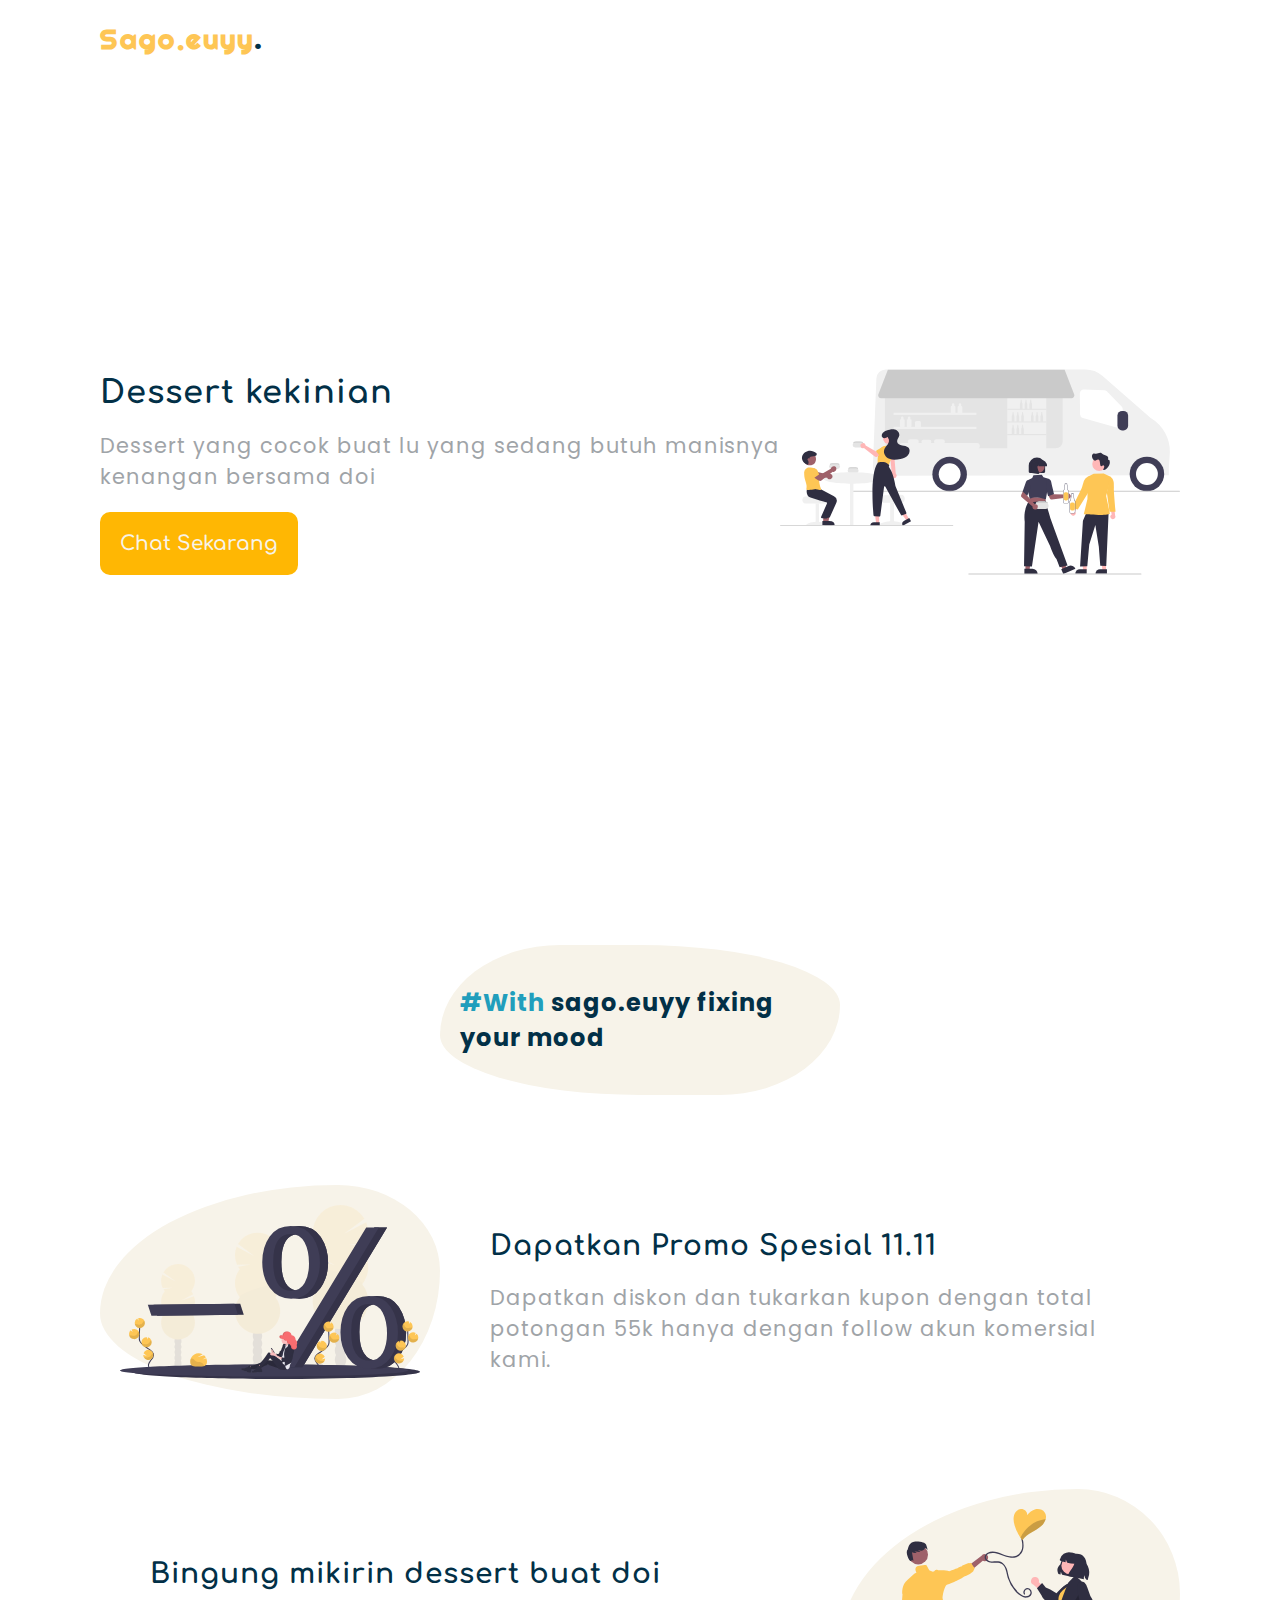
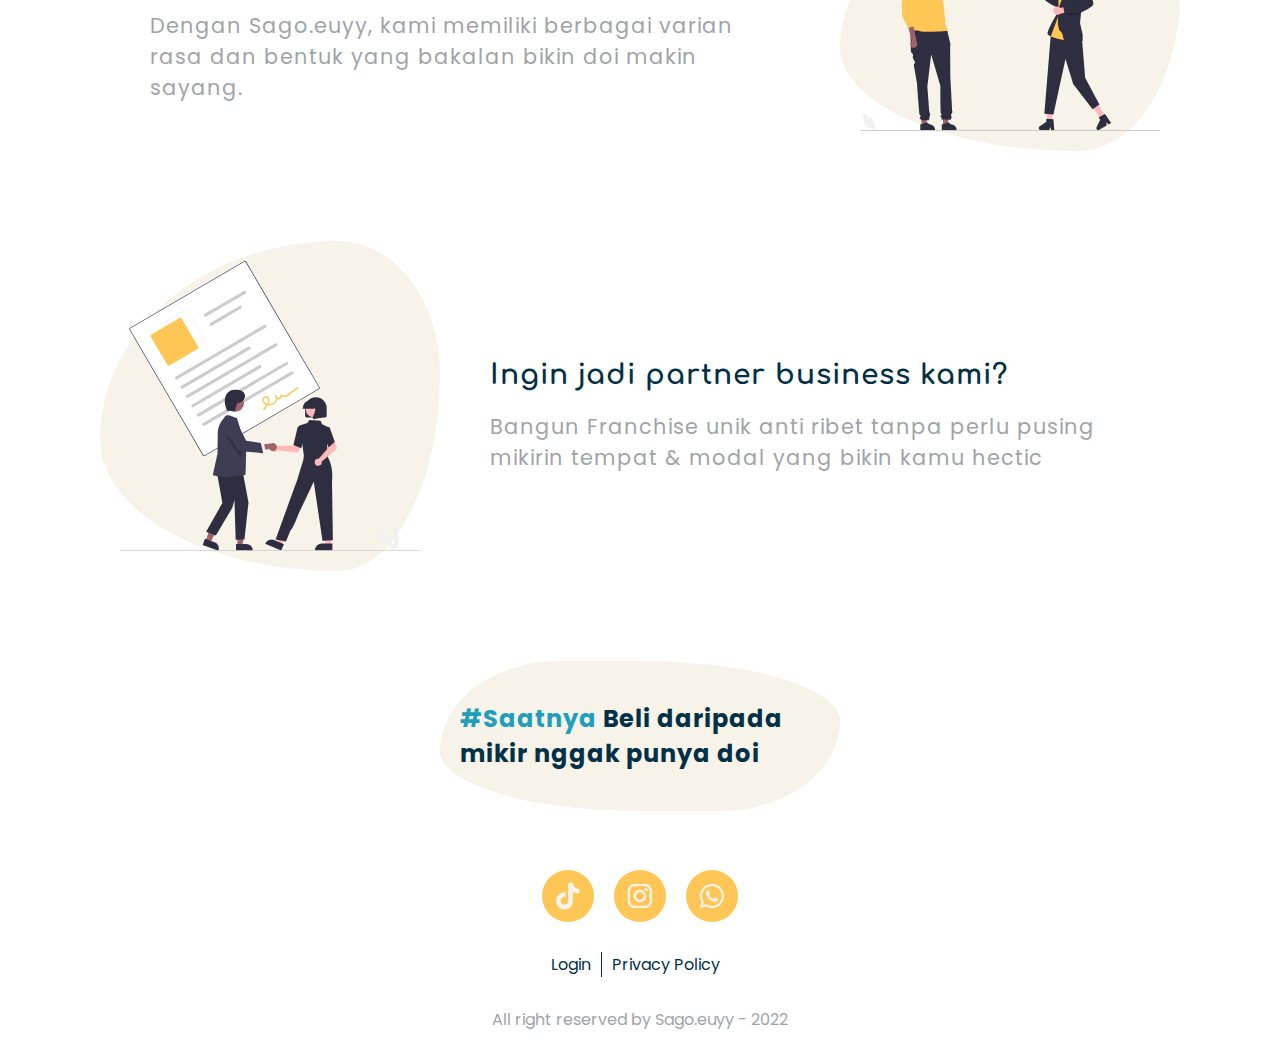
<file: index.html>
<!DOCTYPE html>
<html lang="en">
<head>
    <meta charset="UTF-8">
    <meta http-equiv="X-UA-Compatible" content="IE=edge">
    <meta name="viewport" content="width=device-width, initial-scale=1.0">
    <meta name="google-site-verification" content="xJq5LZDkKzd0Mil2lc9xiPHzIBPvRzuq9PbZIonUhBU" />
    <meta name="description" content="produk dessert sago kekinian bercitra rasa asam dan manis penuh kenangan"/>
    <title>Sago.euyy | The Queen Of The Dessert</title>
    <link rel="stylesheet" href="style.css">
    <link href='https://unpkg.com/boxicons@2.1.4/css/boxicons.min.css' rel='stylesheet'>
    <link rel="shortcut icon" href="./assets/favicon.ico" type="image/x-icon">
</head>
<body>
    <header id="header">
        <a href="#" class="logo">Sago.euyy<span>.</span></a>
    </header>
    <section id="home">
        <div>
            <h2>Dessert kekinian </h2>
            <p>Dessert yang cocok buat lu yang sedang butuh manisnya kenangan bersama doi</p>
            <div class="box-button">
                <a href="https://wa.me/6285778091145?text=Assalamualaikum,%20Hi%20Saya%20ingin%20pesan%20sago">Chat Sekarang</a>
            </div>
        </div>
        <div class="img-hero">
            <img src="./assets/hero (2).svg" alt="hero section image">
        </div>
    </section>
    <section id="quote">
        <div class="text-title">
            <h2><span>#With</span> sago.euyy fixing your mood</h2>
        </div>
    </section>
    <section id="features">
        <div class="box-section">
            <div class="img-section">
                <img src="./assets/1 (2).svg" alt="gambar user research">
            </div>
            <div class="text-section">
                <h2>Dapatkan Promo Spesial 11.11</h2>
                <p>Dapatkan diskon dan tukarkan kupon dengan total potongan 55k hanya dengan follow akun komersial kami.</p>
            </div>
        </div>
    </section>
    <section id="features">
        <div class="box-section reverse">
            <div class="img-section">
                <img src="./assets/2 (2).svg" alt="gambar team meeting">
            </div>
            <div class="text-section">
                <h2>Bingung mikirin dessert buat doi</h2>
                <p>Dengan Sago.euyy, kami memiliki berbagai varian rasa dan bentuk yang bakalan bikin doi makin sayang.</p>
            </div>
        </div>
    </section>
    <section id="features">
        <div class="box-section">
            <div class="img-section">
                <img src="./assets/3 (2).svg" alt="gambar online chat">
            </div>
            <div class="text-section">
                <h2>Ingin jadi partner business kami?</h2>
                <p>Bangun Franchise unik anti ribet tanpa perlu pusing mikirin tempat & modal yang bikin kamu hectic</p>
            </div>
        </div>
    </section>
    <section id="quote">
        <div class="text-title">
            <h2><span>#Saatnya</span> Beli daripada mikir nggak punya doi</h2>
        </div>
    </section>
    <footer>
        <div class="container-footer">
            <div class="link-footer">
                <a href="#" target="_blank" class="footer__link"><i class='bx bxl-tiktok'></i></a>
                <a href="https://www.instagram.com/sago.euyyy/" target="_blank" class="footer__link"><i class="bx bxl-instagram"></i></a>
                <a href="https://wa.me/6285778091145?text=Assalamualaikum,%20Hi%20Saya%20ingin%20pesan%20sago" target="_blank" class="footer__link"><i class='bx bxl-whatsapp'></i></a>
            </div>
            <div class="footer__term">
                <a href="#" class="footer__service border">Login</a>
                <a href="https://www.privacypolicygenerator.info/live.php?token=A5wPauNKJPX3CULrJFeBKDChLi3i3vIZ" target="_blank" class="footer__service">Privacy Policy</a>
            </div>
            <p class="footer__copy">All right reserved by Sago.euyy - 2022</p>
        </div>
    </footer>
    <script src="app.js"></script>
</body>
</html>
</file>
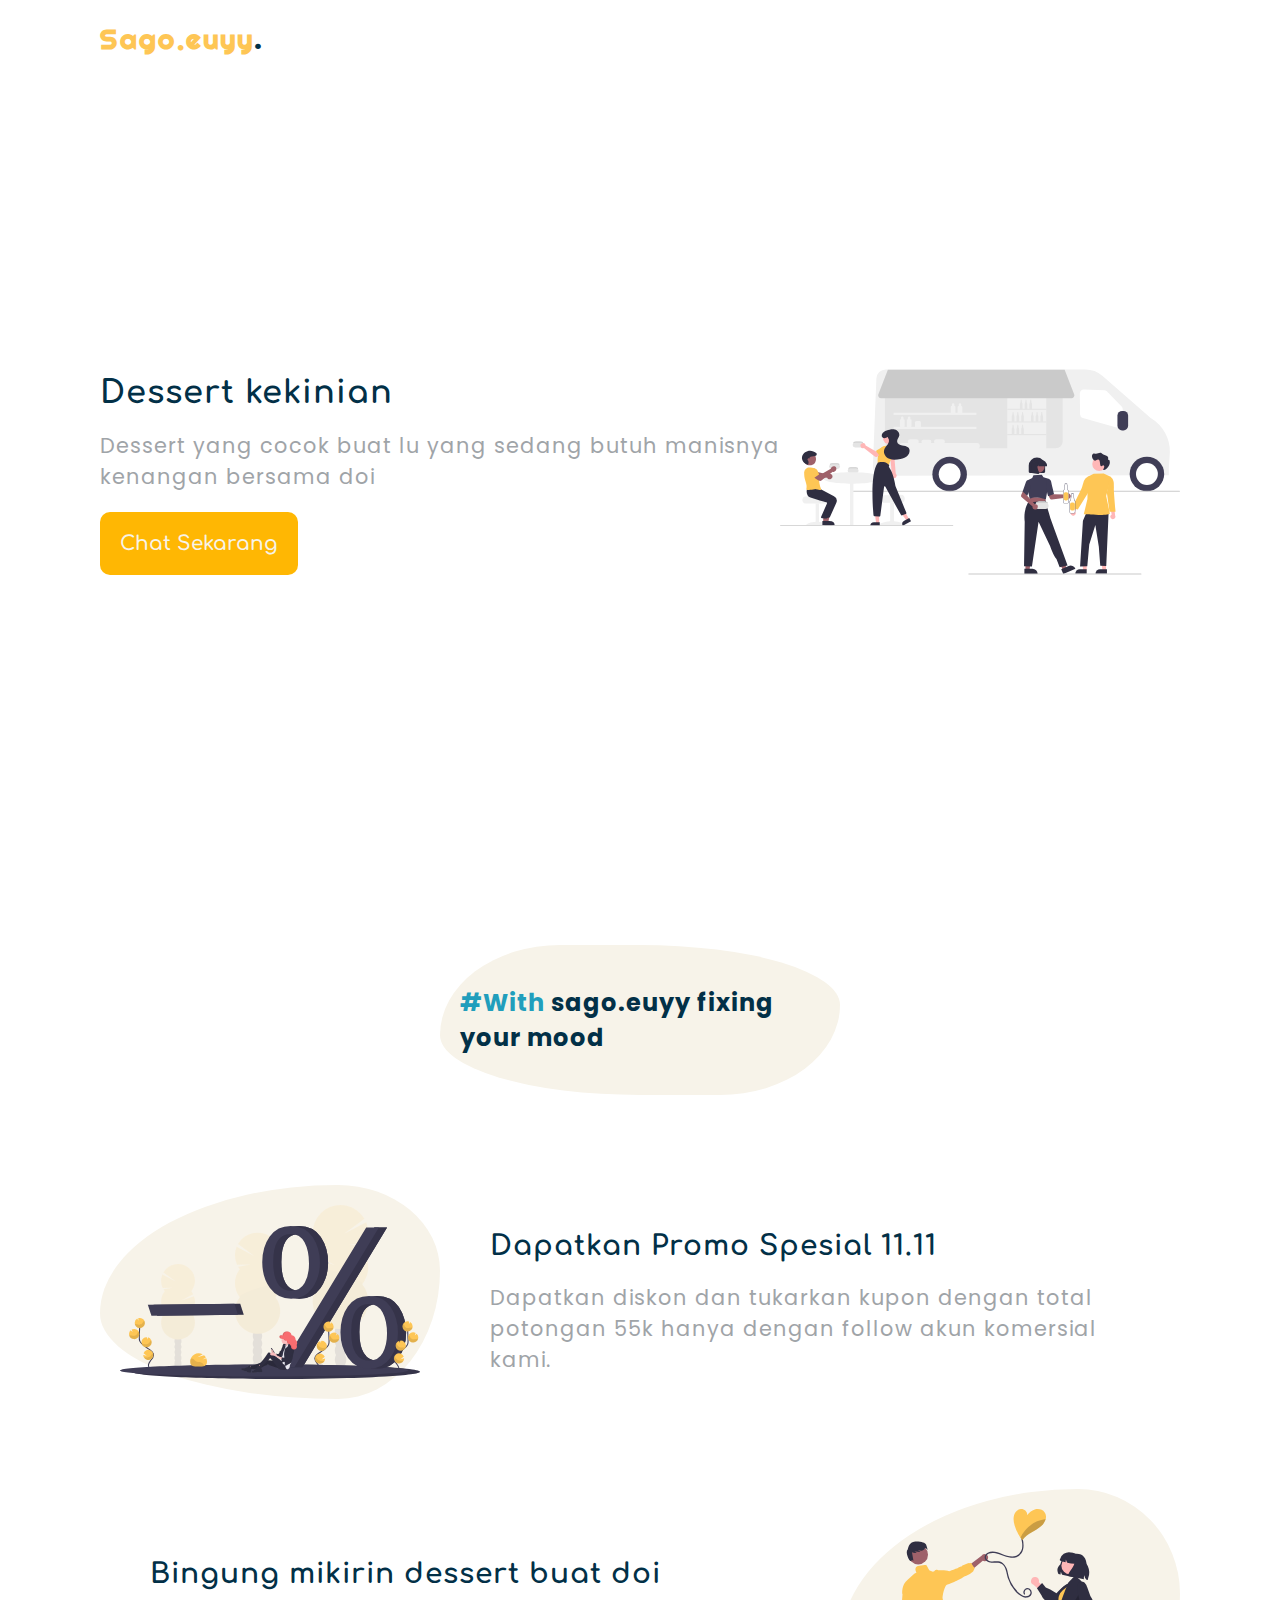
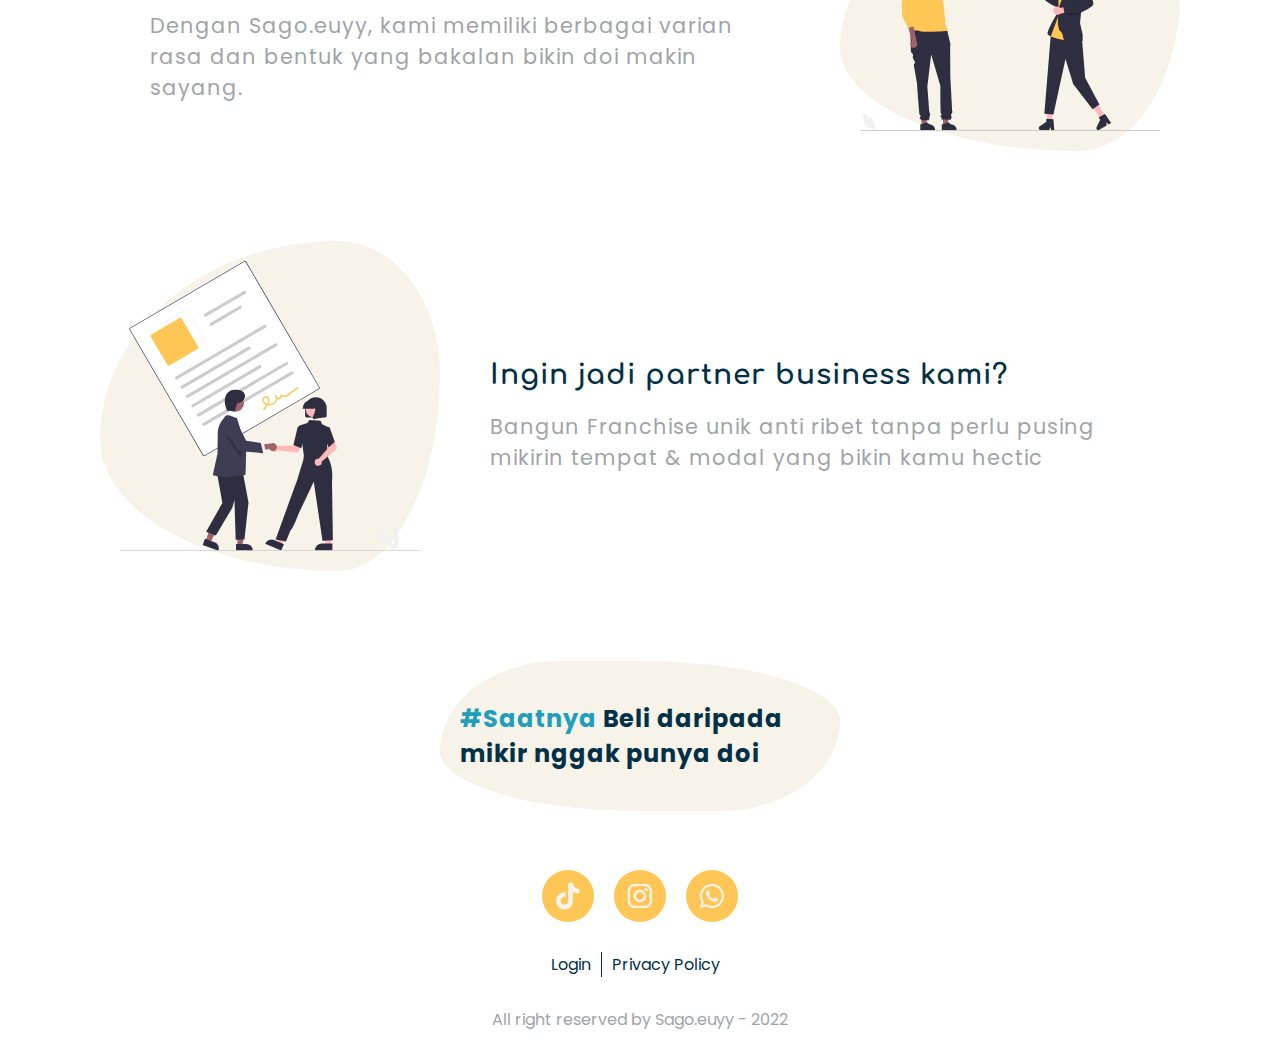
<file: sago web/index.html>
<!DOCTYPE html>
<html lang="en">
<head>
    <meta charset="UTF-8">
    <meta http-equiv="X-UA-Compatible" content="IE=edge">
    <meta name="viewport" content="width=device-width, initial-scale=1.0">
    <meta name="description" content="produk dessert sago kekinian bercitra rasa asam dan manis penuh kenangan"/>
    <title>Sago.euyy | The Queen Of The Dessert</title>
    <link rel="stylesheet" href="style.css">
    <link href='https://unpkg.com/boxicons@2.1.4/css/boxicons.min.css' rel='stylesheet'>
    <link rel="shortcut icon" href="./assets/favicon.ico" type="image/x-icon">
</head>
<body>
    <header id="header">
        <a href="#" class="logo">Sago.euyy<span>.</span></a>
    </header>
    <section id="home">
        <div>
            <h2>Dessert kekinian </h2>
            <p>Dessert yang cocok buat lu yang sedang butuh manisnya kenangan bersama doi</p>
            <div class="box-button">
                <a href="https://wa.me/6285778091145?text=Assalamualaikum,%20Hi%20Saya%20ingin%20pesan%20sago">Chat Sekarang</a>
            </div>
        </div>
        <div class="img-hero">
            <img src="./assets/hero (2).svg" alt="hero section image">
        </div>
    </section>
    <section id="quote">
        <div class="text-title">
            <h2><span>#With</span> sago.euyy fixing your mood</h2>
        </div>
    </section>
    <section id="features">
        <div class="box-section">
            <div class="img-section">
                <img src="./assets/1 (2).svg" alt="gambar user research">
            </div>
            <div class="text-section">
                <h2>Dapatkan Promo Spesial 11.11</h2>
                <p>Dapatkan diskon dan tukarkan kupon dengan total potongan 55k hanya dengan follow akun komersial kami.</p>
            </div>
        </div>
    </section>
    <section id="features">
        <div class="box-section reverse">
            <div class="img-section">
                <img src="./assets/2 (2).svg" alt="gambar team meeting">
            </div>
            <div class="text-section">
                <h2>Bingung mikirin dessert buat doi</h2>
                <p>Dengan Sago.euyy, kami memiliki berbagai varian rasa dan bentuk yang bakalan bikin doi makin sayang.</p>
            </div>
        </div>
    </section>
    <section id="features">
        <div class="box-section">
            <div class="img-section">
                <img src="./assets/3 (2).svg" alt="gambar online chat">
            </div>
            <div class="text-section">
                <h2>Ingin jadi partner business kami?</h2>
                <p>Bangun Franchise unik anti ribet tanpa perlu pusing mikirin tempat & modal yang bikin kamu hectic</p>
            </div>
        </div>
    </section>
    <section id="quote">
        <div class="text-title">
            <h2><span>#Saatnya</span> Beli daripada mikir nggak punya doi</h2>
        </div>
    </section>
    <footer>
        <div class="container-footer">
            <div class="link-footer">
                <a href="#" target="_blank" class="footer__link"><i class='bx bxl-tiktok'></i></a>
                <a href="https://www.instagram.com/sago.euyyy/" target="_blank" class="footer__link"><i class="bx bxl-instagram"></i></a>
                <a href="https://wa.me/6285778091145?text=Assalamualaikum,%20Hi%20Saya%20ingin%20pesan%20sago" target="_blank" class="footer__link"><i class='bx bxl-whatsapp'></i></a>
            </div>
            <div class="footer__term">
                <a href="#" class="footer__service border">Login</a>
                <a href="https://www.privacypolicygenerator.info/live.php?token=A5wPauNKJPX3CULrJFeBKDChLi3i3vIZ" target="_blank" class="footer__service">Privacy Policy</a>
            </div>
            <p class="footer__copy">All right reserved by Sago.euyy - 2022</p>
        </div>
    </footer>
    <script src="app.js"></script>
</body>
</html>
</file>
<file: style.css>
@import url('https://fonts.googleapis.com/css2?family=Poppins:wght@200;300;400;500;600;700;800&display=swap');

@import url('https://fonts.googleapis.com/css2?family=Righteous&display=swap');

@import url('https://fonts.googleapis.com/css2?family=Comfortaa&family=Righteous&display=swap');

*{
    padding: 0;
    margin: 0;
    box-sizing: border-box;
    scroll-behavior: smooth;
    font-family: 'Poppins', sans-serif;
}

:root{
    --text-p: #9FA4A8;
    --one-color:#8ECAE6;
    --two-color:#219EBC;
    --three-color:#023047;
    --four-color:#FFB703;
    --five-color:#FEC655;
    --seven-color:#f7f3e9;
    --eight-color:#f7F3E9;
}

header{
    position: fixed;
    width: 100%;
    height: 80px;
    padding: 0 100px;
    display: flex;
    justify-content: flex-start;
    align-items: center;
    background: #FFFFFF;
    z-index: 1000;
}

a.logo{
    color: var(--five-color);
    font-size: 1.75em;
    text-decoration: none;
    letter-spacing: 2px;
    font-weight: 700;
    font-family: 'Righteous', cursive;
}

a span{
    color: var(--three-color);
}

h2 span{
    color: var(--two-color);
}

section#home{
    position: relative;
    display: flex;
    justify-content: center;
    align-items: center;
    min-height: 100vh;
    padding: 150px 100px 100px;
    background-color: #FFFFFF;
}

section#home .img-hero{
    position: relative;
}

section#home img{
    max-width: 400px;
    height: 400px;
}

section#features{
    position: relative;
    display: flex;
    justify-content: center;
    align-items: center;
    padding: 25px 100px;
}

section#features .box-section{
    display: flex;
    align-items: center;
    justify-content: space-between;
    flex-direction: row;
}

section#features .reverse{
    flex-direction: row-reverse;
}

section#features .img-section{
    position: relative;
    display: flex;
    align-items: center;
    justify-content: center;
    background: var(--eight-color);
    max-width: 400px;
    height: auto;
    border-radius: 70% 30% 30% 70% / 60% 40% 60% 40%;
    padding: 20px;
    margin: 20px 0;

}

section#features .img-section img{
    max-width: 300px;
    height: auto;
}

section#features .text-section{
    position: relative;
    padding: 0 50px;
    margin: 10px 0;
}

section#features .text-section h2{
    font-size: 1.75em;
    margin: 20px 0;
    color: var(--three-color);
    letter-spacing: 1px;
    font-family: 'Comfortaa', cursive;
}

section#features .text-section p{
    font-size: 1.3em;
    color: var(--text-p);
    letter-spacing: 1px;
}

/*border-radius: 70% 30% 30% 70% / 60% 40% 60% 40%;*/

section#home h2{
    font-size: 2em;
    margin: 20px 0;
    color: var(--three-color);
    letter-spacing: 1px;
    opacity: 0;
    transition: .5s;
    transform: translateY(-10px);
    font-family: 'Comfortaa', cursive;
}

section#home p{
    font-size: 1.3em;
    color: var(--text-p);
    letter-spacing: 1px;
    opacity: 0;
    transition: .5s;
    transform: translateY(-10px);
    transition-delay: .2s;
}

section#home .box-button{
    display: flex;
    justify-content: flex-start;
    align-items: center;
    opacity: 0;
    transition: .5s;
    transform: translateY(-10px);
    transition-delay: .4s;
}

section#home .box-button a{
    display: inline-flex;
    padding: 20px;
    text-decoration: none;
    white-space: nowrap;
    font-size: 1.25em;
    font-weight: 600;
    border-radius: 10px;
    background: var(--four-color);
    color: var(--seven-color);
    margin: 20px 0;
    font-family: 'Comfortaa', cursive;
}

section#quote{
    position: relative;
    display: flex;
    justify-content: center;
    align-items: center;
    padding: 25px 100px;
}

section#quote .text-title{
    position: relative;
    display: flex;
    align-items: center;
    justify-content: center;
    background: var(--eight-color);
    max-width: 400px;
    height: auto;
    border-radius: 30% 50% 30% 50% / 60% 40% 60% 40%;
    padding: 20px;
    margin: 20px 0;
}

section#quote .text-title h2{
    font-size: 1.5em;
    margin: 20px 0;
    color: var(--three-color);
    letter-spacing: 1px;
}

footer{
    position: relative;
    display: flex;
    justify-content: center;
    align-items: center;
    width: 100%;
    height: 200px;
    padding: 100px;
}

.link-footer{
    display: flex;
    justify-content: center;
    align-items: center;
}

.link-footer a{
    display: flex;
    justify-content: center;
    align-items: center;
    text-decoration: none;
    background: var(--five-color);
    padding: 10px;
    margin: 10px;
    border-radius: 50%;
}

.link-footer a i{
    font-size: 2em;
    color: var(--seven-color);
}

p.footer__copy{
    font-size: 1em;
    margin: 20px;
    color: var(--text-p);
    text-align: center;
}

.footer__term{
    display: flex;
    justify-content: center;
    align-items: center;
    margin: 20px 0;
}

.footer__service{
    text-decoration: none;
    font-size: 1rem;
    margin: 0 10px 10px 0;
    color: var(--three-color);
    cursor: pointer;
}

.border{
    border-right: 1px solid var(--three-color);
    padding-right: 10px;
}


@media (max-width:990px){
    header{
        padding: 0 50px;
    }

    section#home .box-button{
        display: flex;
        justify-content: center;
        align-items: center;
    }

    section#home{
        padding: 100px 50px 50px;
        flex-direction: column;
        justify-content: center;
        align-items: center;
        display: flex;
    }

    section#home img{
        margin: 50px 0 0;
        max-width: 100%;
        height: 250px;
    }

    section#features .text-section{
        position: relative;
        padding: 0;
        margin: 10px 0;
    }
    
    section#features .img-section img{
        max-width: 80%;
        height: 250px;
    }
    
    section#features{
        padding: 25px;
    }
    
    section#features .box-section{
        display: flex;
        align-items: center;
        justify-content: space-between;
        flex-direction: column;
    }

    p.footer__copy{
        margin-top: 10px;
        font-size: .8em;
        white-space: nowrap;
    }

    section#quote{
        padding: 25px;
    }
    
    section#quote .text-title{
        background: var(--eight-color);
        max-width: 200px;
        height: 200px;
        padding: 5px;
        margin: 5px;
    }
    
    section#quote .text-title h2{
        font-size: 1.5em;
        margin: 20px 0;
        color: var(--three-color);
        letter-spacing: 1px;
    }
    

}
</file>
<file: sago web/style.css>
@import url('https://fonts.googleapis.com/css2?family=Poppins:wght@200;300;400;500;600;700;800&display=swap');

@import url('https://fonts.googleapis.com/css2?family=Righteous&display=swap');

@import url('https://fonts.googleapis.com/css2?family=Comfortaa&family=Righteous&display=swap');

*{
    padding: 0;
    margin: 0;
    box-sizing: border-box;
    scroll-behavior: smooth;
    font-family: 'Poppins', sans-serif;
}

:root{
    --text-p: #9FA4A8;
    --one-color:#8ECAE6;
    --two-color:#219EBC;
    --three-color:#023047;
    --four-color:#FFB703;
    --five-color:#FEC655;
    --seven-color:#f7f3e9;
    --eight-color:#f7F3E9;
}

header{
    position: fixed;
    width: 100%;
    height: 80px;
    padding: 0 100px;
    display: flex;
    justify-content: flex-start;
    align-items: center;
    background: #FFFFFF;
    z-index: 1000;
}

a.logo{
    color: var(--five-color);
    font-size: 1.75em;
    text-decoration: none;
    letter-spacing: 2px;
    font-weight: 700;
    font-family: 'Righteous', cursive;
}

a span{
    color: var(--three-color);
}

h2 span{
    color: var(--two-color);
}

section#home{
    position: relative;
    display: flex;
    justify-content: center;
    align-items: center;
    min-height: 100vh;
    padding: 150px 100px 100px;
    background-color: #FFFFFF;
}

section#home .img-hero{
    position: relative;
}

section#home img{
    max-width: 400px;
    height: 400px;
}

section#features{
    position: relative;
    display: flex;
    justify-content: center;
    align-items: center;
    padding: 25px 100px;
}

section#features .box-section{
    display: flex;
    align-items: center;
    justify-content: space-between;
    flex-direction: row;
}

section#features .reverse{
    flex-direction: row-reverse;
}

section#features .img-section{
    position: relative;
    display: flex;
    align-items: center;
    justify-content: center;
    background: var(--eight-color);
    max-width: 400px;
    height: auto;
    border-radius: 70% 30% 30% 70% / 60% 40% 60% 40%;
    padding: 20px;
    margin: 20px 0;

}

section#features .img-section img{
    max-width: 300px;
    height: auto;
}

section#features .text-section{
    position: relative;
    padding: 0 50px;
    margin: 10px 0;
}

section#features .text-section h2{
    font-size: 1.75em;
    margin: 20px 0;
    color: var(--three-color);
    letter-spacing: 1px;
    font-family: 'Comfortaa', cursive;
}

section#features .text-section p{
    font-size: 1.3em;
    color: var(--text-p);
    letter-spacing: 1px;
}

/*border-radius: 70% 30% 30% 70% / 60% 40% 60% 40%;*/

section#home h2{
    font-size: 2em;
    margin: 20px 0;
    color: var(--three-color);
    letter-spacing: 1px;
    opacity: 0;
    transition: .5s;
    transform: translateY(-10px);
    font-family: 'Comfortaa', cursive;
}

section#home p{
    font-size: 1.3em;
    color: var(--text-p);
    letter-spacing: 1px;
    opacity: 0;
    transition: .5s;
    transform: translateY(-10px);
    transition-delay: .2s;
}

section#home .box-button{
    display: flex;
    justify-content: flex-start;
    align-items: center;
    opacity: 0;
    transition: .5s;
    transform: translateY(-10px);
    transition-delay: .4s;
}

section#home .box-button a{
    display: inline-flex;
    padding: 20px;
    text-decoration: none;
    white-space: nowrap;
    font-size: 1.25em;
    font-weight: 600;
    border-radius: 10px;
    background: var(--four-color);
    color: var(--seven-color);
    margin: 20px 0;
    font-family: 'Comfortaa', cursive;
}

section#quote{
    position: relative;
    display: flex;
    justify-content: center;
    align-items: center;
    padding: 25px 100px;
}

section#quote .text-title{
    position: relative;
    display: flex;
    align-items: center;
    justify-content: center;
    background: var(--eight-color);
    max-width: 400px;
    height: auto;
    border-radius: 30% 50% 30% 50% / 60% 40% 60% 40%;
    padding: 20px;
    margin: 20px 0;
}

section#quote .text-title h2{
    font-size: 1.5em;
    margin: 20px 0;
    color: var(--three-color);
    letter-spacing: 1px;
}

footer{
    position: relative;
    display: flex;
    justify-content: center;
    align-items: center;
    width: 100%;
    height: 200px;
    padding: 100px;
}

.link-footer{
    display: flex;
    justify-content: center;
    align-items: center;
}

.link-footer a{
    display: flex;
    justify-content: center;
    align-items: center;
    text-decoration: none;
    background: var(--five-color);
    padding: 10px;
    margin: 10px;
    border-radius: 50%;
}

.link-footer a i{
    font-size: 2em;
    color: var(--seven-color);
}

p.footer__copy{
    font-size: 1em;
    margin: 20px;
    color: var(--text-p);
    text-align: center;
}

.footer__term{
    display: flex;
    justify-content: center;
    align-items: center;
    margin: 20px 0;
}

.footer__service{
    text-decoration: none;
    font-size: 1rem;
    margin: 0 10px 10px 0;
    color: var(--three-color);
    cursor: pointer;
}

.border{
    border-right: 1px solid var(--three-color);
    padding-right: 10px;
}


@media (max-width:990px){
    header{
        padding: 0 50px;
    }

    section#home .box-button{
        display: flex;
        justify-content: center;
        align-items: center;
    }

    section#home{
        padding: 100px 50px 50px;
        flex-direction: column;
        justify-content: center;
        align-items: center;
        display: flex;
    }

    section#home img{
        margin: 50px 0 0;
        max-width: 100%;
        height: 250px;
    }

    section#features .text-section{
        position: relative;
        padding: 0;
        margin: 10px 0;
    }
    
    section#features .img-section img{
        max-width: 80%;
        height: 250px;
    }
    
    section#features{
        padding: 25px;
    }
    
    section#features .box-section{
        display: flex;
        align-items: center;
        justify-content: space-between;
        flex-direction: column;
    }

    p.footer__copy{
        margin-top: 10px;
        font-size: .8em;
        white-space: nowrap;
    }

    section#quote{
        padding: 25px;
    }
    
    section#quote .text-title{
        background: var(--eight-color);
        max-width: 200px;
        height: 200px;
        padding: 5px;
        margin: 5px;
    }
    
    section#quote .text-title h2{
        font-size: 1.5em;
        margin: 20px 0;
        color: var(--three-color);
        letter-spacing: 1px;
    }
    

}
</file>
